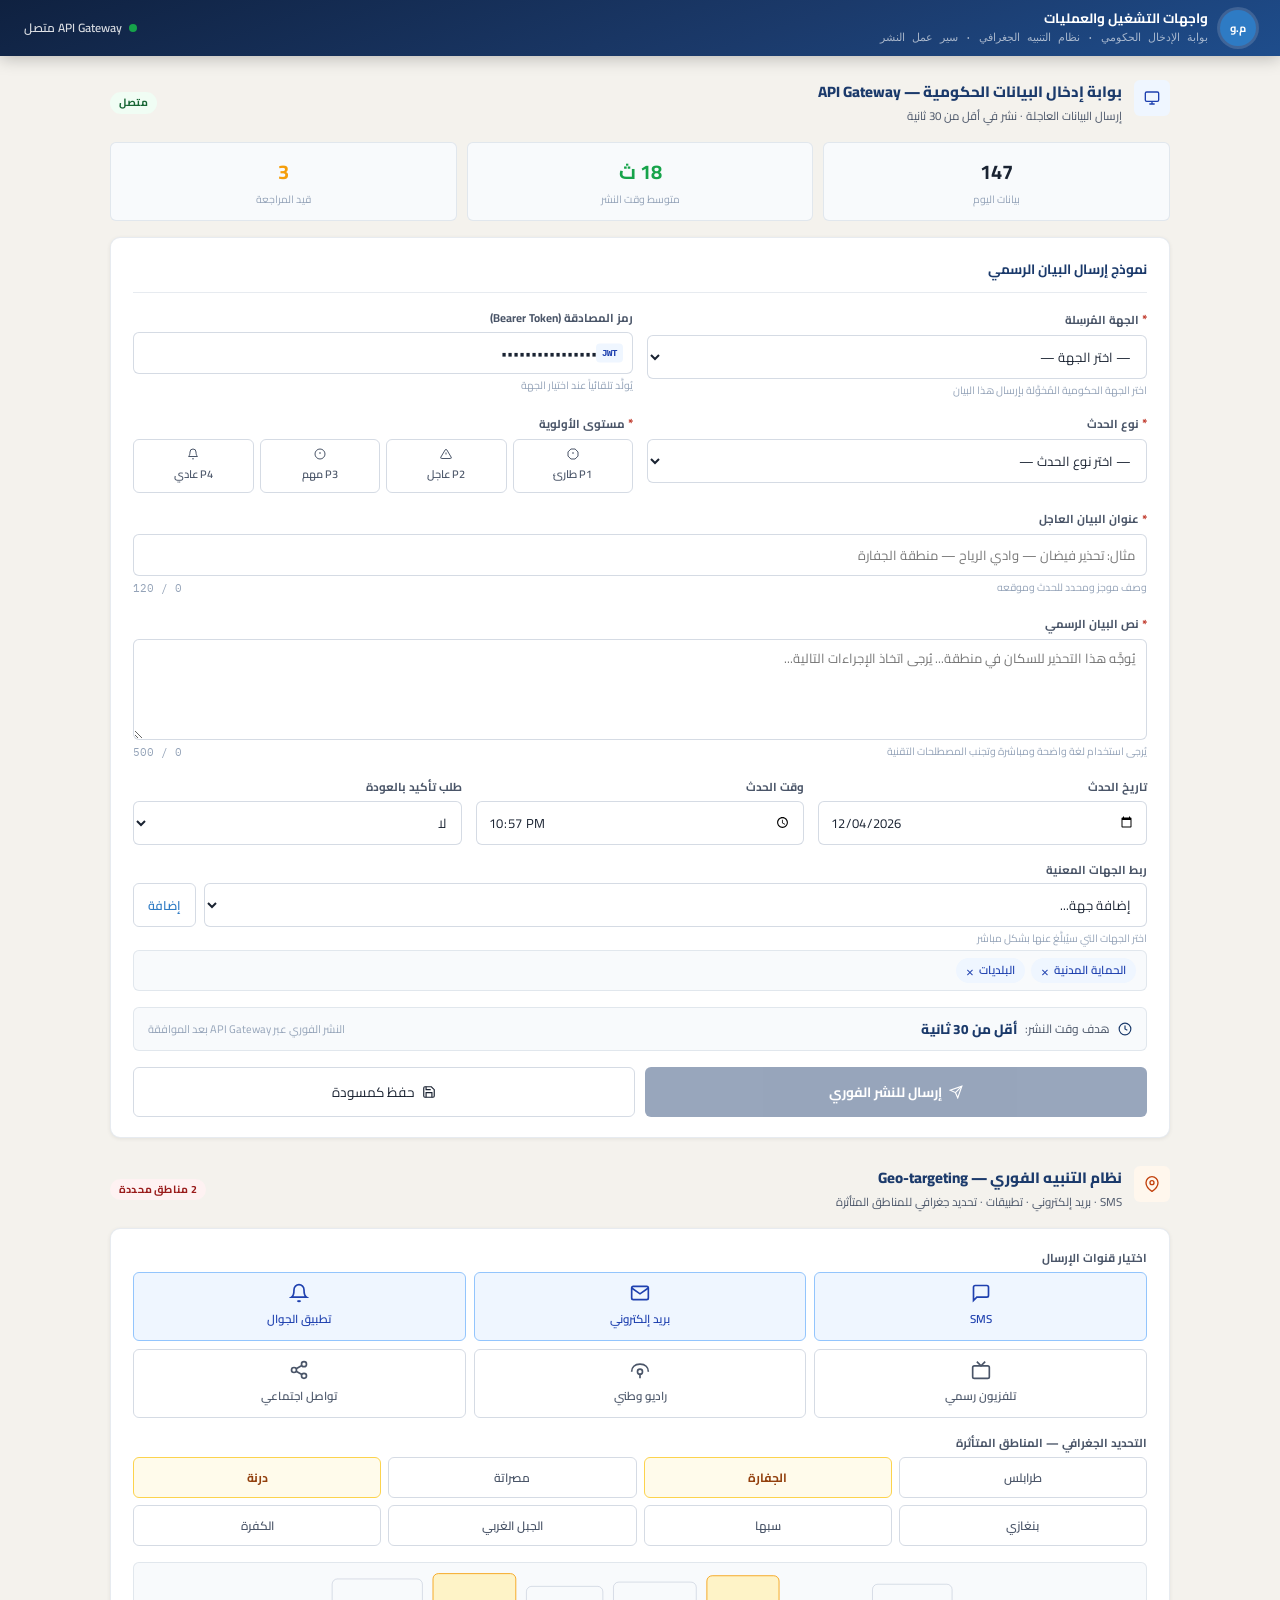
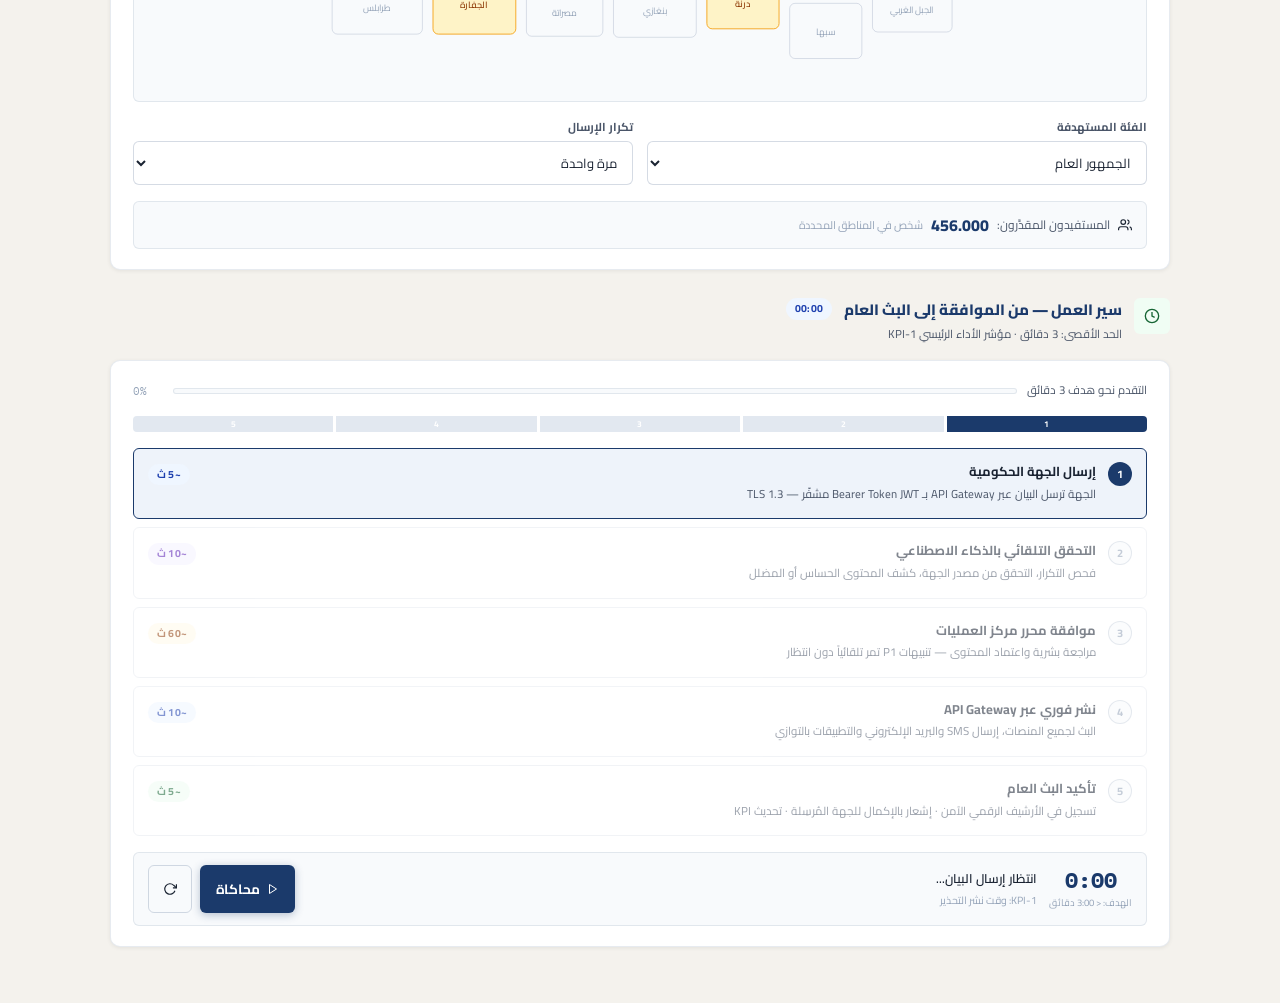
<file: OpsGateway.html>
<!-- src/components/Gateway/OpsGateway.html -->
<!DOCTYPE html>
<html lang="ar" dir="rtl">
<head>
  <meta charset="UTF-8">
  <meta name="viewport" content="width=device-width, initial-scale=1.0">
  <title>بوابة الإدخال الحكومي — API Gateway | المنصة الإعلامية الوطنية الموحدة</title>
  <meta name="description" content="بوابة إدخال البيانات الحكومية ونظام التنبيه الجغرافي وسير عمل النشر — المنصة الإعلامية الوطنية الموحدة">
  <link rel="preconnect" href="https://fonts.googleapis.com">
  <link rel="preconnect" href="https://fonts.gstatic.com" crossorigin>
  <link href="https://fonts.googleapis.com/css2?family=Cairo:wght@400;500;600;700;800&family=IBM+Plex+Mono:wght@400;600&display=swap" rel="stylesheet">
  <link rel="stylesheet" href="OpsGateway.css">
</head>
<body>

  <a class="skip-link" href="#main-content">تخطّ إلى المحتوى الرئيسي</a>

  <!-- ══ TOP BAR ══ -->
  <header class="topbar" role="banner">
    <div class="topbar-left">
      <div class="logo-circle" aria-hidden="true"><span>م.و</span></div>
      <div class="topbar-titles">
        <div class="topbar-title">واجهات التشغيل والعمليات</div>
        <div class="topbar-sub">بوابة الإدخال الحكومي · نظام التنبيه الجغرافي · سير عمل النشر</div>
      </div>
    </div>
    <div class="topbar-right">
      <div class="conn-status" id="conn-status" role="status" aria-live="polite">
        <span class="conn-dot connected" aria-hidden="true"></span>
        <span>API Gateway متصل</span>
      </div>
    </div>
  </header>

  <!-- ══ MAIN ══ -->
  <main id="main-content" class="page-body" tabindex="-1">

    <!-- ─────────────────────────────────────
         SECTION 1 — API GATEWAY INPUT FORM
         ───────────────────────────────────── -->
    <section class="page-section" aria-labelledby="gateway-title">

      <div class="sec-header">
        <div class="sec-icon" style="background:#eff6ff;color:#1e40af" aria-hidden="true">
          <svg width="16" height="16" viewBox="0 0 24 24" fill="none" stroke="currentColor" stroke-width="2"><rect x="2" y="3" width="20" height="14" rx="2"/><path d="M8 21h8M12 17v4"/></svg>
        </div>
        <div>
          <h1 class="sec-title" id="gateway-title">بوابة إدخال البيانات الحكومية — API Gateway</h1>
          <p class="sec-sub">إرسال البيانات العاجلة · نشر في أقل من 30 ثانية</p>
        </div>
        <span class="badge badge-green sec-badge" id="gateway-conn-badge">متصل</span>
      </div>

      <!-- KPI Mini Row -->
      <div class="kpi-mini-row" aria-label="إحصاءات اليوم">
        <div class="kpi-mini">
          <div class="kpi-mini-val" id="pub-count">147</div>
          <div class="kpi-mini-lbl">بيانات اليوم</div>
        </div>
        <div class="kpi-mini">
          <div class="kpi-mini-val" style="color:#16a34a">18 ث</div>
          <div class="kpi-mini-lbl">متوسط وقت النشر</div>
        </div>
        <div class="kpi-mini">
          <div class="kpi-mini-val" style="color:#f59e0b" id="pending-count">3</div>
          <div class="kpi-mini-lbl">قيد المراجعة</div>
        </div>
      </div>

      <!-- Input Form Card -->
      <div class="card" role="form" aria-labelledby="form-title">
        <h2 class="card-section-title" id="form-title">نموذج إرسال البيان الرسمي</h2>

        <!-- Row 1: Entity + Token -->
        <div class="field-row-2">
          <div class="field-group">
            <label class="field-label" for="entity-sel">
              <span class="field-req" aria-hidden="true">*</span>
              الجهة المُرسِلة
            </label>
            <select
              id="entity-sel"
              name="entity"
              required
              aria-required="true"
              aria-describedby="entity-hint"
              onchange="handleEntityChange()"
            >
              <option value="">— اختر الجهة —</option>
              <option value="MOI">وزارة الداخلية</option>
              <option value="MOH">وزارة الصحة</option>
              <option value="MOD">وزارة الدفاع</option>
              <option value="MOT">وزارة المواصلات</option>
              <option value="GECOL">الشركة العامة للكهرباء</option>
              <option value="NLITC">شركة الاتصالات الليبية</option>
              <option value="CIVIL">الحماية المدنية</option>
              <option value="MUN">البلديات</option>
              <option value="MFA">وزارة الخارجية</option>
              <option value="MOJ">وزارة العدل</option>
              <option value="MOE">وزارة التعليم</option>
              <option value="NCECDM">المركز الوطني للطوارئ</option>
            </select>
            <span id="entity-hint" class="field-hint">اختر الجهة الحكومية المُخوَّلة بإرسال هذا البيان</span>
          </div>

          <div class="field-group">
            <label class="field-label" for="token-field">رمز المصادقة (Bearer Token)</label>
            <div class="input-wrap">
              <input
                type="text"
                id="token-field"
                name="token"
                value="••••••••••••••••••••"
                readonly
                aria-readonly="true"
                aria-describedby="token-hint"
                class="input-mono"
              >
              <span class="input-badge" aria-hidden="true">JWT</span>
            </div>
            <span id="token-hint" class="field-hint">يُولَّد تلقائياً عند اختيار الجهة</span>
          </div>
        </div>

        <!-- Row 2: Event Type + Priority -->
        <div class="field-row-2">
          <div class="field-group">
            <label class="field-label" for="event-type">
              <span class="field-req" aria-hidden="true">*</span>
              نوع الحدث
            </label>
            <select
              id="event-type"
              name="eventType"
              required
              aria-required="true"
              onchange="checkFormReadiness()"
            >
              <option value="">— اختر نوع الحدث —</option>
              <option value="flood">فيضان / سيول</option>
              <option value="fire">حريق</option>
              <option value="quake">زلزال</option>
              <option value="security">حادثة أمنية</option>
              <option value="health">تنبيه صحي</option>
              <option value="infra">بنية تحتية</option>
              <option value="evac">إخلاء</option>
              <option value="press">بيان رسمي</option>
            </select>
          </div>

          <div class="field-group">
            <div class="field-label" id="priority-label">
              <span class="field-req" aria-hidden="true">*</span>
              مستوى الأولوية
            </div>
            <div
              class="pri-grid"
              role="radiogroup"
              aria-labelledby="priority-label"
              aria-required="true"
            >
              <button
                type="button"
                class="pri-btn"
                id="pri-btn-1"
                role="radio"
                aria-checked="false"
                aria-label="أولوية P1 — طارئ"
                onclick="setPriority(1, this)"
                data-level="1"
              >
                <svg width="12" height="12" viewBox="0 0 24 24" fill="none" stroke="currentColor" stroke-width="2" aria-hidden="true"><polygon points="7.86 2 16.14 2 22 7.86 22 16.14 16.14 22 7.86 22 2 16.14 2 7.86 7.86 2"/><line x1="12" y1="8" x2="12" y2="12"/><line x1="12" y1="16" x2="12.01" y2="16"/></svg>
                <span>P1 طارئ</span>
              </button>
              <button
                type="button"
                class="pri-btn"
                id="pri-btn-2"
                role="radio"
                aria-checked="false"
                aria-label="أولوية P2 — عاجل"
                onclick="setPriority(2, this)"
                data-level="2"
              >
                <svg width="12" height="12" viewBox="0 0 24 24" fill="none" stroke="currentColor" stroke-width="2" aria-hidden="true"><path d="M10.29 3.86L1.82 18a2 2 0 0 0 1.71 3h16.94a2 2 0 0 0 1.71-3L13.71 3.86a2 2 0 0 0-3.42 0z"/><line x1="12" y1="9" x2="12" y2="13"/><line x1="12" y1="17" x2="12.01" y2="17"/></svg>
                <span>P2 عاجل</span>
              </button>
              <button
                type="button"
                class="pri-btn"
                id="pri-btn-3"
                role="radio"
                aria-checked="false"
                aria-label="أولوية P3 — مهم"
                onclick="setPriority(3, this)"
                data-level="3"
              >
                <svg width="12" height="12" viewBox="0 0 24 24" fill="none" stroke="currentColor" stroke-width="2" aria-hidden="true"><circle cx="12" cy="12" r="10"/><line x1="12" y1="8" x2="12" y2="12"/><line x1="12" y1="16" x2="12.01" y2="16"/></svg>
                <span>P3 مهم</span>
              </button>
              <button
                type="button"
                class="pri-btn"
                id="pri-btn-4"
                role="radio"
                aria-checked="false"
                aria-label="أولوية P4 — عادي"
                onclick="setPriority(4, this)"
                data-level="4"
              >
                <svg width="12" height="12" viewBox="0 0 24 24" fill="none" stroke="currentColor" stroke-width="2" aria-hidden="true"><path d="M18 8A6 6 0 0 0 6 8c0 7-3 9-3 9h18s-3-2-3-9"/><path d="M13.73 21a2 2 0 0 1-3.46 0"/></svg>
                <span>P4 عادي</span>
              </button>
            </div>
          </div>
        </div>

        <!-- Row 3: Alert Title -->
        <div class="field-group">
          <label class="field-label" for="alert-title">
            <span class="field-req" aria-hidden="true">*</span>
            عنوان البيان العاجل
          </label>
          <input
            type="text"
            id="alert-title"
            name="alertTitle"
            placeholder="مثال: تحذير فيضان — وادي الرياح — منطقة الجفارة"
            required
            aria-required="true"
            maxlength="120"
            aria-describedby="title-counter"
            oninput="handleTitleInput()"
          >
          <div class="field-footer">
            <span id="title-hint" class="field-hint">وصف موجز ومحدد للحدث وموقعه</span>
            <span id="title-counter" class="char-counter" aria-live="polite">0 / 120</span>
          </div>
        </div>

        <!-- Row 4: Alert Body -->
        <div class="field-group">
          <label class="field-label" for="alert-body">
            <span class="field-req" aria-hidden="true">*</span>
            نص البيان الرسمي
          </label>
          <textarea
            id="alert-body"
            name="alertBody"
            rows="4"
            placeholder="يُوجَّه هذا التحذير للسكان في منطقة... يُرجى اتخاذ الإجراءات التالية..."
            required
            aria-required="true"
            maxlength="500"
            aria-describedby="body-counter body-hint"
            oninput="handleBodyInput()"
          ></textarea>
          <div class="field-footer">
            <span id="body-hint" class="field-hint">يُرجى استخدام لغة واضحة ومباشرة وتجنب المصطلحات التقنية</span>
            <span id="body-counter" class="char-counter" aria-live="polite">0 / 500</span>
          </div>
        </div>

        <!-- Row 5: Date + Time + Confirm -->
        <div class="field-row-3">
          <div class="field-group">
            <label class="field-label" for="event-date">تاريخ الحدث</label>
            <input type="date" id="event-date" name="eventDate" aria-describedby="date-hint">
            <span id="date-hint" class="field-hint sr-only">اختر تاريخ وقوع الحدث</span>
          </div>
          <div class="field-group">
            <label class="field-label" for="event-time">وقت الحدث</label>
            <input type="time" id="event-time" name="eventTime">
          </div>
          <div class="field-group">
            <label class="field-label" for="confirm-select">طلب تأكيد بالعودة</label>
            <select id="confirm-select" name="confirmRequest">
              <option value="no">لا</option>
              <option value="30m">نعم — خلال 30 دقيقة</option>
              <option value="1h">نعم — خلال ساعة</option>
              <option value="2h">نعم — خلال ساعتين</option>
            </select>
          </div>
        </div>

        <!-- Row 6: Related Entities -->
        <div class="field-group">
          <div class="field-label" id="related-entities-label">ربط الجهات المعنية</div>
          <div class="entity-search-row" role="group" aria-labelledby="related-entities-label">
            <select
              id="entity-picker"
              aria-label="إضافة جهة معنية"
              aria-describedby="entity-picker-hint"
            >
              <option value="">إضافة جهة...</option>
              <option value="وزارة الصحة">وزارة الصحة</option>
              <option value="الحماية المدنية">الحماية المدنية</option>
              <option value="البلديات">البلديات</option>
              <option value="الشرطة الوطنية">الشرطة الوطنية</option>
              <option value="وزارة الدفاع">وزارة الدفاع</option>
              <option value="المواصلات">وزارة المواصلات</option>
              <option value="الإسعاف الوطني">الإسعاف الوطني</option>
              <option value="الكهرباء">الشركة العامة للكهرباء</option>
              <option value="البيئة">وزارة البيئة</option>
              <option value="الهجرة">وزارة الهجرة</option>
            </select>
            <button
              type="button"
              class="btn-add-entity"
              onclick="addRelatedEntity()"
              aria-label="إضافة الجهة المختارة"
            >
              إضافة
            </button>
          </div>
          <span id="entity-picker-hint" class="field-hint">اختر الجهات التي سيُبلَّغ عنها بشكل مباشر</span>
          <div
            class="entity-tags"
            id="entity-tags"
            role="list"
            aria-label="الجهات المضافة"
            aria-live="polite"
          >
            <span class="etag" role="listitem">
              الحماية المدنية
              <button
                type="button"
                class="etag-remove"
                aria-label="إزالة الحماية المدنية"
                onclick="removeEntityTag(this)"
              >×</button>
            </span>
            <span class="etag" role="listitem">
              البلديات
              <button
                type="button"
                class="etag-remove"
                aria-label="إزالة البلديات"
                onclick="removeEntityTag(this)"
              >×</button>
            </span>
          </div>
        </div>

        <!-- Publish Target Time Badge -->
        <div class="timer-badge" role="note" aria-label="هدف وقت النشر: أقل من 30 ثانية">
          <svg width="14" height="14" viewBox="0 0 24 24" fill="none" stroke="#1B3A6B" stroke-width="2" aria-hidden="true"><circle cx="12" cy="12" r="10"/><polyline points="12 6 12 12 16 14"/></svg>
          <span class="timer-badge-label">هدف وقت النشر:</span>
          <span class="timer-badge-value">أقل من 30 ثانية</span>
          <span class="timer-badge-note">النشر الفوري عبر API Gateway بعد الموافقة</span>
        </div>

        <!-- Submit Row -->
        <div class="submit-row">
          <button
            type="button"
            class="btn-primary"
            id="send-btn"
            disabled
            aria-disabled="true"
            aria-describedby="send-hint"
            onclick="handleSendAlert()"
          >
            <svg width="14" height="14" viewBox="0 0 24 24" fill="none" stroke="currentColor" stroke-width="2" aria-hidden="true"><line x1="22" y1="2" x2="11" y2="13"/><polygon points="22 2 15 22 11 13 2 9 22 2"/></svg>
            إرسال للنشر الفوري
          </button>
          <button
            type="button"
            class="btn-secondary"
            id="save-draft-btn"
            onclick="handleSaveDraft()"
            aria-label="حفظ كمسودة"
          >
            <svg width="14" height="14" viewBox="0 0 24 24" fill="none" stroke="currentColor" stroke-width="2" aria-hidden="true"><path d="M19 21H5a2 2 0 0 1-2-2V5a2 2 0 0 1 2-2h11l5 5v11a2 2 0 0 1-2 2z"/><polyline points="17 21 17 13 7 13 7 21"/><polyline points="7 3 7 8 15 8"/></svg>
            حفظ كمسودة
          </button>
        </div>
        <span id="send-hint" class="field-hint sr-only">يجب ملء جميع الحقول المطلوبة وتحديد الأولوية لتفعيل زر الإرسال</span>

        <!-- Validation Summary -->
        <div
          class="validation-summary"
          id="validation-summary"
          role="alert"
          aria-live="assertive"
          aria-atomic="true"
          style="display:none"
        ></div>

        <!-- Success Banner -->
        <div
          class="success-banner"
          id="success-banner"
          role="status"
          aria-live="polite"
          style="display:none"
        >
          <svg width="16" height="16" viewBox="0 0 24 24" fill="none" stroke="#166534" stroke-width="2.5" aria-hidden="true"><polyline points="20 6 9 17 4 12"/></svg>
          <span id="success-text">تم الإرسال بنجاح — جارٍ تشغيل سير العمل...</span>
        </div>
      </div>
    </section>

    <!-- ─────────────────────────────────────
         SECTION 2 — GEO-TARGETING ALERT SYSTEM
         ───────────────────────────────────── -->
    <section class="page-section" aria-labelledby="geo-title">

      <div class="sec-header">
        <div class="sec-icon" style="background:#fff7ed;color:#c2410c" aria-hidden="true">
          <svg width="16" height="16" viewBox="0 0 24 24" fill="none" stroke="currentColor" stroke-width="2"><path d="M21 10c0 7-9 13-9 13s-9-6-9-13a9 9 0 0 1 18 0z"/><circle cx="12" cy="10" r="3"/></svg>
        </div>
        <div>
          <h2 class="sec-title" id="geo-title">نظام التنبيه الفوري — Geo-targeting</h2>
          <p class="sec-sub">SMS · بريد إلكتروني · تطبيقات · تحديد جغرافي للمناطق المتأثرة</p>
        </div>
        <span class="badge badge-red sec-badge" id="target-count-badge" aria-live="polite">0 منطقة محددة</span>
      </div>

      <div class="card">

        <!-- Channel Selection -->
        <div class="field-group">
          <div class="field-label" id="channels-label">اختيار قنوات الإرسال</div>
          <div
            class="channel-grid"
            role="group"
            aria-labelledby="channels-label"
          >
            <button type="button" class="ch-btn active" data-ch="sms"    aria-pressed="true"  onclick="toggleChannel(this)">
              <svg class="ch-icon" width="20" height="20" viewBox="0 0 24 24" fill="none" stroke="currentColor" stroke-width="2" aria-hidden="true"><path d="M21 15a2 2 0 0 1-2 2H7l-4 4V5a2 2 0 0 1 2-2h14a2 2 0 0 1 2 2z"/></svg>
              SMS
            </button>
            <button type="button" class="ch-btn active" data-ch="email"  aria-pressed="true"  onclick="toggleChannel(this)">
              <svg class="ch-icon" width="20" height="20" viewBox="0 0 24 24" fill="none" stroke="currentColor" stroke-width="2" aria-hidden="true"><path d="M4 4h16c1.1 0 2 .9 2 2v12c0 1.1-.9 2-2 2H4c-1.1 0-2-.9-2-2V6c0-1.1.9-2 2-2z"/><polyline points="22,6 12,13 2,6"/></svg>
              بريد إلكتروني
            </button>
            <button type="button" class="ch-btn active" data-ch="app"    aria-pressed="true"  onclick="toggleChannel(this)">
              <svg class="ch-icon" width="20" height="20" viewBox="0 0 24 24" fill="none" stroke="currentColor" stroke-width="2" aria-hidden="true"><path d="M18 8A6 6 0 0 0 6 8c0 7-3 9-3 9h18s-3-2-3-9"/><path d="M13.73 21a2 2 0 0 1-3.46 0"/></svg>
              تطبيق الجوال
            </button>
            <button type="button" class="ch-btn"        data-ch="tv"     aria-pressed="false" onclick="toggleChannel(this)">
              <svg class="ch-icon" width="20" height="20" viewBox="0 0 24 24" fill="none" stroke="currentColor" stroke-width="2" aria-hidden="true"><rect x="2" y="7" width="20" height="15" rx="2" ry="2"/><polyline points="17 2 12 7 7 2"/></svg>
              تلفزيون رسمي
            </button>
            <button type="button" class="ch-btn"        data-ch="radio"  aria-pressed="false" onclick="toggleChannel(this)">
              <svg class="ch-icon" width="20" height="20" viewBox="0 0 24 24" fill="none" stroke="currentColor" stroke-width="2" aria-hidden="true"><path d="M2 14C2 9 5.5 5 12 5s10 4 10 9"/><circle cx="12" cy="14" r="3"/><line x1="12" y1="17" x2="12" y2="22"/></svg>
              راديو وطني
            </button>
            <button type="button" class="ch-btn"        data-ch="social" aria-pressed="false" onclick="toggleChannel(this)">
              <svg class="ch-icon" width="20" height="20" viewBox="0 0 24 24" fill="none" stroke="currentColor" stroke-width="2" aria-hidden="true"><circle cx="18" cy="5" r="3"/><circle cx="6" cy="12" r="3"/><circle cx="18" cy="19" r="3"/><line x1="8.59" y1="13.51" x2="15.42" y2="17.49"/><line x1="15.41" y1="6.51" x2="8.59" y2="10.49"/></svg>
              تواصل اجتماعي
            </button>
          </div>
        </div>

        <!-- Geographic Selection -->
        <div class="field-group">
          <div class="field-label" id="geo-label">التحديد الجغرافي — المناطق المتأثرة</div>
          <div
            class="geo-grid"
            role="group"
            aria-labelledby="geo-label"
          >
            <button type="button" class="geo-btn"        data-region="طرابلس"      aria-pressed="false" onclick="toggleRegion(this)">طرابلس</button>
            <button type="button" class="geo-btn active" data-region="الجفارة"     aria-pressed="true"  onclick="toggleRegion(this)">الجفارة</button>
            <button type="button" class="geo-btn"        data-region="مصراتة"      aria-pressed="false" onclick="toggleRegion(this)">مصراتة</button>
            <button type="button" class="geo-btn active" data-region="درنة"        aria-pressed="true"  onclick="toggleRegion(this)">درنة</button>
            <button type="button" class="geo-btn"        data-region="بنغازي"      aria-pressed="false" onclick="toggleRegion(this)">بنغازي</button>
            <button type="button" class="geo-btn"        data-region="سبها"        aria-pressed="false" onclick="toggleRegion(this)">سبها</button>
            <button type="button" class="geo-btn"        data-region="الجبل الغربي" aria-pressed="false" onclick="toggleRegion(this)">الجبل الغربي</button>
            <button type="button" class="geo-btn"        data-region="الكفرة"      aria-pressed="false" onclick="toggleRegion(this)">الكفرة</button>
          </div>
        </div>

        <!-- Libya SVG Map -->
        <div
          class="geo-map"
          role="img"
          aria-label="خريطة ليبيا المبسطة تُظهر المناطق المحددة للتنبيه"
        >
          <svg
            width="100%"
            height="100%"
            viewBox="0 0 620 130"
            xmlns="http://www.w3.org/2000/svg"
            aria-hidden="true"
          >
            <!-- Tripoli -->
            <rect id="map-طرابلس"      class="map-region" data-region="طرابلس"       x="20"  y="15" width="85"  height="52" rx="5"/>
            <text class="map-label"    x="62"  y="45" text-anchor="middle">طرابلس</text>
            <!-- Jafara -->
            <rect id="map-الجفارة"     class="map-region active-geo" data-region="الجفارة"  x="115" y="10" width="78"  height="57" rx="5"/>
            <text class="map-label active-label" x="154" y="42" text-anchor="middle">الجفارة</text>
            <!-- Misrata -->
            <rect id="map-مصراتة"      class="map-region" data-region="مصراتة"       x="203" y="22" width="72"  height="47" rx="5"/>
            <text class="map-label"    x="239" y="50" text-anchor="middle">مصراتة</text>
            <!-- Benghazi -->
            <rect id="map-بنغازي"      class="map-region" data-region="بنغازي"       x="285" y="18" width="78"  height="52" rx="5"/>
            <text class="map-label"    x="324" y="48" text-anchor="middle">بنغازي</text>
            <!-- Derna -->
            <rect id="map-درنة"        class="map-region active-geo" data-region="درنة"     x="373" y="12" width="68"  height="50" rx="5"/>
            <text class="map-label active-label" x="407" y="41" text-anchor="middle">درنة</text>
            <!-- Sabha -->
            <rect id="map-سبها"        class="map-region" data-region="سبها"         x="451" y="38" width="68"  height="52" rx="5"/>
            <text class="map-label"    x="485" y="68" text-anchor="middle">سبها</text>
            <!-- Western Mountain -->
            <rect id="map-الجبل الغربي" class="map-region" data-region="الجبل الغربي" x="529" y="20" width="75"  height="45" rx="5"/>
            <text class="map-label"    x="566" y="47" text-anchor="middle" font-size="7.5">الجبل الغربي</text>
          </svg>
        </div>

        <!-- Audience + Repeat -->
        <div class="field-row-2">
          <div class="field-group">
            <label class="field-label" for="audience-select">الفئة المستهدفة</label>
            <select id="audience-select" name="audience">
              <option value="all">الجمهور العام</option>
              <option value="registered">المسجلون في التطبيق فقط</option>
              <option value="vulnerable">كبار السن والأطفال أولاً</option>
              <option value="tourists">السياح والأجانب</option>
            </select>
          </div>
          <div class="field-group">
            <label class="field-label" for="repeat-select">تكرار الإرسال</label>
            <select id="repeat-select" name="repeatInterval">
              <option value="once">مرة واحدة</option>
              <option value="30m">كل 30 دقيقة</option>
              <option value="1h">كل ساعة</option>
              <option value="auto">تلقائي — حتى الإلغاء</option>
            </select>
          </div>
        </div>

        <!-- Estimated Reach -->
        <div class="reach-display" role="status" aria-live="polite" aria-label="تقدير عدد المستفيدين">
          <svg width="14" height="14" viewBox="0 0 24 24" fill="none" stroke="currentColor" stroke-width="2" aria-hidden="true"><path d="M17 21v-2a4 4 0 0 0-4-4H5a4 4 0 0 0-4 4v2"/><circle cx="9" cy="7" r="4"/><path d="M23 21v-2a4 4 0 0 0-3-3.87"/><path d="M16 3.13a4 4 0 0 1 0 7.75"/></svg>
          <span class="reach-label">المستفيدون المقدَّرون:</span>
          <span class="reach-val" id="reach-estimate">840,000</span>
          <span class="reach-unit">شخص في المناطق المحددة</span>
        </div>

      </div>
    </section>

    <!-- ─────────────────────────────────────
         SECTION 3 — WORKFLOW TRACKER
         ───────────────────────────────────── -->
    <section class="page-section" aria-labelledby="workflow-title">

      <div class="sec-header">
        <div class="sec-icon" style="background:#f0fdf4;color:#166534" aria-hidden="true">
          <svg width="16" height="16" viewBox="0 0 24 24" fill="none" stroke="currentColor" stroke-width="2"><circle cx="12" cy="12" r="10"/><polyline points="12 6 12 12 16 14"/></svg>
        </div>
        <div>
          <h2 class="sec-title" id="workflow-title">سير العمل — من الموافقة إلى البث العام</h2>
          <p class="sec-sub">الحد الأقصى: 3 دقائق · مؤشر الأداء الرئيسي KPI-1</p>
        </div>
        <span class="badge badge-blue" id="wf-elapsed-badge" aria-live="polite">00:00</span>
      </div>

      <div class="card">

        <!-- Progress Bar -->
        <div class="wf-progress-wrap" aria-label="نسبة الإنجاز نحو هدف 3 دقائق">
          <span class="wf-progress-label">التقدم نحو هدف 3 دقائق</span>
          <div class="wf-progress-bar" role="progressbar" aria-valuemin="0" aria-valuemax="100" aria-valuenow="0" id="wf-progress-bar">
            <div class="wf-progress-fill" id="wf-progress-fill" style="width:0%"></div>
          </div>
          <span class="wf-progress-pct" id="wf-progress-pct" aria-hidden="true">0%</span>
        </div>

        <!-- Timeline Segments -->
        <div class="timeline-bar" id="timeline-bar" aria-hidden="true">
          <div class="t-seg active-seg" data-step="0">1</div>
          <div class="t-seg"            data-step="1">2</div>
          <div class="t-seg"            data-step="2">3</div>
          <div class="t-seg"            data-step="3">4</div>
          <div class="t-seg"            data-step="4">5</div>
        </div>

        <!-- Workflow Steps -->
        <ol class="wf-steps" id="wf-steps" aria-label="خطوات سير عمل النشر">

          <li class="wf-step active" data-step="0" aria-label="الخطوة 1: إرسال الجهة الحكومية — قيد التنفيذ">
            <div class="step-dot dot-active pulse-dot" aria-hidden="true">1</div>
            <div class="step-body">
              <div class="step-title">إرسال الجهة الحكومية</div>
              <div class="step-detail">الجهة ترسل البيان عبر API Gateway بـ Bearer Token JWT مشفّر — TLS 1.3</div>
              <div class="step-time" id="t0" aria-live="polite"></div>
            </div>
            <span class="badge badge-blue step-eta">~5 ث</span>
          </li>

          <li class="wf-step waiting" data-step="1" aria-label="الخطوة 2: التحقق التلقائي بالذكاء الاصطناعي — في الانتظار">
            <div class="step-dot dot-wait" aria-hidden="true">2</div>
            <div class="step-body">
              <div class="step-title">التحقق التلقائي بالذكاء الاصطناعي</div>
              <div class="step-detail">فحص التكرار، التحقق من مصدر الجهة، كشف المحتوى الحساس أو المضلل</div>
              <div class="step-time" id="t1" aria-live="polite"></div>
            </div>
            <span class="badge badge-purple step-eta">~10 ث</span>
          </li>

          <li class="wf-step waiting" data-step="2" aria-label="الخطوة 3: موافقة محرر مركز العمليات — في الانتظار">
            <div class="step-dot dot-wait" aria-hidden="true">3</div>
            <div class="step-body">
              <div class="step-title">موافقة محرر مركز العمليات</div>
              <div class="step-detail">مراجعة بشرية واعتماد المحتوى — تنبيهات P1 تمر تلقائياً دون انتظار</div>
              <div class="step-time" id="t2" aria-live="polite"></div>
            </div>
            <span class="badge badge-amber step-eta">~60 ث</span>
          </li>

          <li class="wf-step waiting" data-step="3" aria-label="الخطوة 4: نشر فوري عبر API Gateway — في الانتظار">
            <div class="step-dot dot-wait" aria-hidden="true">4</div>
            <div class="step-body">
              <div class="step-title">نشر فوري عبر API Gateway</div>
              <div class="step-detail">البث لجميع المنصات، إرسال SMS والبريد الإلكتروني والتطبيقات بالتوازي</div>
              <div class="step-time" id="t3" aria-live="polite"></div>
            </div>
            <span class="badge badge-blue step-eta">~10 ث</span>
          </li>

          <li class="wf-step waiting" data-step="4" aria-label="الخطوة 5: تأكيد البث العام — في الانتظار">
            <div class="step-dot dot-wait" aria-hidden="true">5</div>
            <div class="step-body">
              <div class="step-title">تأكيد البث العام</div>
              <div class="step-detail">تسجيل في الأرشيف الرقمي الآمن · إشعار بالإكمال للجهة المُرسِلة · تحديث KPI</div>
              <div class="step-time" id="t4" aria-live="polite"></div>
            </div>
            <span class="badge badge-green step-eta">~5 ث</span>
          </li>

        </ol>

        <!-- Timer + Controls -->
        <div class="wf-controls">
          <div class="wf-timer-block" aria-label="المؤقت الكلي">
            <div class="wf-timer-val" id="wf-timer" aria-live="polite">0:00</div>
            <div class="wf-timer-lbl">الهدف: &lt; 3:00 دقائق</div>
          </div>
          <div class="wf-status-block">
            <div class="wf-status-text" id="wf-status-text">انتظار إرسال البيان...</div>
            <div class="wf-kpi-label">KPI-1: وقت نشر التحذير</div>
          </div>
          <div class="wf-btn-group">
            <button
              type="button"
              class="btn-primary"
              id="wf-run-btn"
              onclick="runWorkflow()"
              aria-label="محاكاة سير عمل النشر"
            >
              <svg width="12" height="12" viewBox="0 0 24 24" fill="none" stroke="currentColor" stroke-width="2" aria-hidden="true"><polygon points="5 3 19 12 5 21 5 3"/></svg>
              محاكاة
            </button>
            <button
              type="button"
              class="btn-secondary btn-icon"
              id="wf-reset-btn"
              onclick="resetWorkflow()"
              aria-label="إعادة تعيين سير العمل"
            >
              <svg width="14" height="14" viewBox="0 0 24 24" fill="none" stroke="currentColor" stroke-width="2" aria-hidden="true"><polyline points="23 4 23 10 17 10"/><path d="M20.49 15a9 9 0 1 1-2.12-9.36L23 10"/></svg>
            </button>
          </div>
        </div>

      </div>
    </section>

  </main>

  <script src="OpsGateway.js"></script>

</body>
</html>
</file>
<file: OpsGateway.css>
/* src/components/Gateway/OpsGateway.css */

/* ════════════════════════════════════════
   DESIGN TOKENS
   ════════════════════════════════════════ */
:root {
  --navy:       #1B3A6B;
  --navy-dark:  #0f2140;
  --blue:       #2E7BC4;
  --blue-lt:    #eff6ff;
  --blue-mid:   #1e40af;
  --green:      #2D8A4E;
  --green-lt:   #f0fdf4;
  --green-mid:  #166534;
  --red:        #C0392B;
  --red-lt:     #fef2f2;
  --red-mid:    #991b1b;
  --amber:      #B87010;
  --amber-lt:   #fffbeb;
  --amber-mid:  #92400e;
  --purple:     #7c3aed;
  --purple-lt:  #f5f3ff;
  --purple-mid: #5b21b6;
  --white:      #ffffff;
  --bg-page:    #f4f2ed;
  --bg-card:    #ffffff;
  --bg-sec:     #f8fafc;
  --text-main:  #1a2332;
  --text-sec:   #4a5568;
  --text-faint: #94a3b8;
  --border:     rgba(27,58,107,0.10);
  --border-mid: rgba(27,58,107,0.18);
  --shadow-sm:  0 1px 4px rgba(0,0,0,0.07);
  --shadow:     0 3px 14px rgba(0,0,0,0.10);
  --radius:     6px;
  --radius-lg:  10px;
  --font-main:  'Cairo', system-ui, sans-serif;
  --font-mono:  'IBM Plex Mono', 'Courier New', monospace;
  --transition: 180ms ease;
  --topbar-h:   56px;
}

/* ════════════════════════════════════════
   RESET & BASE
   ════════════════════════════════════════ */
*, *::before, *::after { box-sizing: border-box; margin: 0; padding: 0; }
html { scroll-behavior: smooth; font-size: 16px; }
body {
  font-family: var(--font-main);
  background: var(--bg-page);
  color: var(--text-main);
  line-height: 1.65;
  -webkit-font-smoothing: antialiased;
  direction: rtl;
}
img { display: block; max-width: 100%; }
a { color: inherit; text-decoration: none; }
button { font-family: inherit; cursor: pointer; }
ul, ol { list-style: none; }

.skip-link {
  position: fixed; top: -100%; left: 50%;
  transform: translateX(-50%);
  background: var(--navy); color: #fff;
  padding: 10px 22px;
  border-radius: 0 0 var(--radius) var(--radius);
  font-weight: 700; z-index: 9999;
  transition: top var(--transition);
}
.skip-link:focus { top: 0; }

:focus-visible {
  outline: 3px solid var(--blue);
  outline-offset: 3px;
  border-radius: 3px;
}
.sr-only {
  position: absolute; width: 1px; height: 1px;
  padding: 0; margin: -1px; overflow: hidden;
  clip: rect(0,0,0,0); white-space: nowrap; border: 0;
}
@media (prefers-reduced-motion: reduce) {
  *, *::before, *::after {
    animation-duration: .01ms !important;
    transition-duration: .01ms !important;
  }
}

/* ════════════════════════════════════════
   TOP BAR
   ════════════════════════════════════════ */
.topbar {
  position: sticky; top: 0; z-index: 200;
  background: linear-gradient(160deg, var(--navy-dark) 0%, var(--navy) 60%, #1e4d8c 100%);
  height: var(--topbar-h);
  display: flex; align-items: center;
  justify-content: space-between;
  padding: 0 24px; gap: 16px;
  box-shadow: 0 2px 16px rgba(0,0,0,0.25);
}
.topbar-left { display: flex; align-items: center; gap: 12px; }
.logo-circle {
  width: 36px; height: 36px; border-radius: 50%;
  background: var(--blue); flex-shrink: 0;
  display: flex; align-items: center; justify-content: center;
  box-shadow: 0 0 0 3px rgba(255,255,255,0.15);
}
.logo-circle span { color: #fff; font-size: 11px; font-weight: 700; }
.topbar-titles { color: #fff; }
.topbar-title  { font-size: 13.5px; font-weight: 700; line-height: 1.3; }
.topbar-sub    { font-size: 10.5px; color: rgba(255,255,255,0.6); font-family: var(--font-mono); margin-top: 1px; }
.topbar-right  { display: flex; align-items: center; gap: 12px; }

.conn-status {
  display: flex; align-items: center; gap: 7px;
  font-size: 12px; color: rgba(255,255,255,0.85); font-weight: 600;
}
.conn-dot {
  width: 8px; height: 8px; border-radius: 50%; flex-shrink: 0;
}
.conn-dot.connected {
  background: #16a34a;
  animation: connPulse 2s ease-in-out infinite;
}
.conn-dot.error { background: #ef4444; }
@keyframes connPulse {
  0%,100% { opacity:1; } 50% { opacity:0.4; }
}

/* ════════════════════════════════════════
   PAGE BODY
   ════════════════════════════════════════ */
.page-body {
  max-width: 1100px; margin: 0 auto;
  padding: 24px 20px 56px;
  display: flex; flex-direction: column; gap: 28px;
}

/* ════════════════════════════════════════
   SECTION HEADER
   ════════════════════════════════════════ */
.page-section { display: flex; flex-direction: column; gap: 16px; }
.sec-header {
  display: flex; align-items: flex-start; gap: 12px;
  flex-wrap: wrap;
}
.sec-icon {
  width: 36px; height: 36px; border-radius: var(--radius);
  display: flex; align-items: center; justify-content: center;
  flex-shrink: 0;
}
.sec-title { font-size: 15px; font-weight: 800; color: var(--navy); margin-bottom: 2px; }
.sec-sub   { font-size: 11.5px; color: var(--text-sec); }
.sec-badge { margin-right: auto; align-self: center; }

/* ════════════════════════════════════════
   KPI MINI ROW
   ════════════════════════════════════════ */
.kpi-mini-row {
  display: grid;
  grid-template-columns: repeat(3, 1fr);
  gap: 10px;
}
.kpi-mini {
  background: var(--bg-sec);
  border-radius: var(--radius);
  border: 1px solid var(--border);
  padding: 12px;
  text-align: center;
}
.kpi-mini-val { font-size: 20px; font-weight: 700; color: var(--text-main); font-feature-settings: "tnum"; }
.kpi-mini-lbl { font-size: 10.5px; color: var(--text-faint); margin-top: 3px; }

/* ════════════════════════════════════════
   CARD
   ════════════════════════════════════════ */
.card {
  background: var(--bg-card);
  border-radius: var(--radius-lg);
  padding: 20px 22px;
  border: 1px solid var(--border);
  box-shadow: var(--shadow-sm);
  display: flex;
  flex-direction: column;
  gap: 16px;
}
.card-section-title {
  font-size: 13.5px; font-weight: 700; color: var(--navy);
  padding-bottom: 12px;
  border-bottom: 1px solid var(--border);
}

/* ════════════════════════════════════════
   FIELD GROUPS
   ════════════════════════════════════════ */
.field-group { display: flex; flex-direction: column; gap: 4px; }
.field-row-2 { display: grid; grid-template-columns: 1fr 1fr; gap: 14px; }
.field-row-3 { display: grid; grid-template-columns: 1fr 1fr 1fr; gap: 14px; }

@media (max-width: 640px) {
  .field-row-2,
  .field-row-3 { grid-template-columns: 1fr; }
}

.field-label {
  font-size: 11.5px; color: var(--text-sec); font-weight: 700;
  display: flex; align-items: center; gap: 3px;
}
.field-req  { color: var(--red); font-size: 13px; }
.field-hint { font-size: 10.5px; color: var(--text-faint); line-height: 1.4; }
.field-footer { display: flex; justify-content: space-between; align-items: flex-start; gap: 8px; }
.char-counter { font-size: 10.5px; color: var(--text-faint); font-family: var(--font-mono); white-space: nowrap; }

input[type="text"],
input[type="date"],
input[type="time"],
select,
textarea {
  width: 100%;
  font-family: var(--font-main);
  font-size: 13px;
  color: var(--text-main);
  background: var(--bg-card);
  border: 1px solid var(--border-mid);
  border-radius: var(--radius);
  padding: 8px 11px;
  transition: border-color var(--transition), box-shadow var(--transition);
}
input[type="text"]:focus,
input[type="date"]:focus,
input[type="time"]:focus,
select:focus,
textarea:focus {
  outline: none;
  border-color: var(--blue);
  box-shadow: 0 0 0 3px rgba(46,123,196,0.15);
}
textarea { resize: vertical; min-height: 90px; line-height: 1.6; }

.input-wrap { position: relative; }
.input-badge {
  position: absolute; right: 10px; top: 50%; transform: translateY(-50%);
  font-size: 9px; background: var(--blue-lt); color: var(--blue-mid);
  border-radius: 4px; padding: 2px 6px; font-weight: 700;
  pointer-events: none; font-family: var(--font-mono);
}
.input-mono { font-family: var(--font-mono); font-size: 11.5px; color: var(--text-faint); padding-left: 40px; }

/* ════════════════════════════════════════
   PRIORITY GRID
   ════════════════════════════════════════ */
.pri-grid {
  display: grid; grid-template-columns: repeat(4, 1fr); gap: 6px;
}
.pri-btn {
  display: flex; flex-direction: column; align-items: center; gap: 4px;
  padding: 8px 4px; border-radius: var(--radius);
  border: 1px solid var(--border-mid);
  font-size: 11px; color: var(--text-sec);
  background: transparent;
  transition: all var(--transition);
  cursor: pointer;
}
.pri-btn:hover { background: var(--bg-sec); }
.pri-btn span  { font-weight: 600; }

.pri-btn.active-p1 { background: var(--red-lt);    border-color: #fca5a5; color: var(--red-mid);   font-weight: 700; }
.pri-btn.active-p2 { background: var(--amber-lt);  border-color: #fcd34d; color: var(--amber-mid); font-weight: 700; }
.pri-btn.active-p3 { background: var(--blue-lt);   border-color: #93c5fd; color: var(--blue-mid);  font-weight: 700; }
.pri-btn.active-p4 { background: var(--green-lt);  border-color: #86efac; color: var(--green-mid); font-weight: 700; }

/* ════════════════════════════════════════
   ENTITY TAGS
   ════════════════════════════════════════ */
.entity-search-row {
  display: grid; grid-template-columns: 1fr auto; gap: 8px;
}
.btn-add-entity {
  background: transparent;
  border: 1px solid var(--border-mid);
  border-radius: var(--radius);
  padding: 0 14px; font-size: 12.5px;
  font-family: var(--font-main);
  color: var(--blue); font-weight: 600;
  transition: background var(--transition);
  white-space: nowrap;
}
.btn-add-entity:hover, .btn-add-entity:focus-visible { background: var(--blue-lt); }

.entity-tags {
  display: flex; flex-wrap: wrap; gap: 6px;
  min-height: 34px; padding: 7px 10px;
  background: var(--bg-sec);
  border-radius: var(--radius);
  border: 1px solid var(--border);
}
.etag {
  display: flex; align-items: center; gap: 5px;
  font-size: 11.5px; padding: 3px 10px;
  border-radius: 20px;
  background: var(--blue-lt); color: var(--blue-mid);
  font-weight: 600;
}
.etag-remove {
  background: none; border: none;
  color: var(--blue-mid); font-size: 14px; line-height: 1;
  padding: 0; cursor: pointer; transition: color var(--transition);
}
.etag-remove:hover { color: var(--red); }

/* ════════════════════════════════════════
   TIMER BADGE
   ════════════════════════════════════════ */
.timer-badge {
  display: flex; align-items: center; gap: 8px;
  padding: 10px 14px;
  background: var(--bg-sec);
  border-radius: var(--radius);
  border: 1px solid var(--border);
  flex-wrap: wrap;
}
.timer-badge-label { font-size: 12px; color: var(--text-sec); }
.timer-badge-value { font-size: 13.5px; font-weight: 800; color: var(--navy); }
.timer-badge-note  { font-size: 11px; color: var(--text-faint); margin-right: auto; }

/* ════════════════════════════════════════
   SUBMIT ROW
   ════════════════════════════════════════ */
.submit-row { display: grid; grid-template-columns: 1fr 1fr; gap: 10px; }

.btn-primary {
  display: flex; align-items: center; justify-content: center; gap: 7px;
  background: var(--navy); color: #fff; border: none;
  border-radius: var(--radius); padding: 11px 16px;
  font-size: 13.5px; font-weight: 700; font-family: var(--font-main);
  width: 100%; transition: background var(--transition), opacity var(--transition);
  box-shadow: 0 2px 8px rgba(27,58,107,0.3);
}
.btn-primary:hover, .btn-primary:focus-visible { background: #142d57; }
.btn-primary:disabled {
  opacity: 0.45; cursor: not-allowed;
  box-shadow: none;
}

.btn-secondary {
  display: flex; align-items: center; justify-content: center; gap: 7px;
  background: transparent; color: var(--text-main);
  border: 1px solid var(--border-mid);
  border-radius: var(--radius); padding: 11px 16px;
  font-size: 13.5px; font-family: var(--font-main);
  width: 100%; transition: background var(--transition);
}
.btn-secondary:hover, .btn-secondary:focus-visible { background: var(--bg-sec); }
.btn-icon { width: auto; padding: 11px 14px; }

/* ════════════════════════════════════════
   VALIDATION & SUCCESS BANNERS
   ════════════════════════════════════════ */
.validation-summary {
  background: var(--red-lt);
  border: 1px solid #fca5a5;
  border-radius: var(--radius);
  padding: 10px 14px;
  font-size: 12.5px;
  color: var(--red-mid);
  line-height: 1.6;
}
.success-banner {
  display: flex; align-items: center; gap: 8px;
  background: var(--green-lt);
  border: 1px solid #86efac;
  border-radius: var(--radius);
  padding: 10px 14px;
  font-size: 12.5px;
  color: var(--green-mid);
  font-weight: 600;
}

/* ════════════════════════════════════════
   BADGES
   ════════════════════════════════════════ */
.badge {
  font-size: 10.5px; padding: 2px 9px;
  border-radius: 20px; font-weight: 700;
  white-space: nowrap; letter-spacing: 0.02em;
}
.badge-red    { background: var(--red-lt);    color: var(--red-mid); }
.badge-amber  { background: var(--amber-lt);  color: var(--amber-mid); }
.badge-green  { background: var(--green-lt);  color: var(--green-mid); }
.badge-blue   { background: var(--blue-lt);   color: var(--blue-mid); }
.badge-purple { background: var(--purple-lt); color: var(--purple-mid); }

/* ════════════════════════════════════════
   CHANNEL GRID
   ════════════════════════════════════════ */
.channel-grid {
  display: grid;
  grid-template-columns: repeat(3, 1fr);
  gap: 8px;
}
.ch-btn {
  display: flex; flex-direction: column; align-items: center; gap: 5px;
  padding: 10px 6px;
  border-radius: var(--radius);
  border: 1px solid var(--border-mid);
  font-size: 11.5px; color: var(--text-sec); font-weight: 600;
  background: transparent; font-family: var(--font-main);
  transition: all var(--transition); cursor: pointer;
}
.ch-btn:hover { background: var(--bg-sec); }
.ch-btn.active {
  background: var(--blue-lt);
  border-color: #93c5fd;
  color: var(--blue-mid);
}
.ch-icon { flex-shrink: 0; }

/* ════════════════════════════════════════
   GEO GRID
   ════════════════════════════════════════ */
.geo-grid {
  display: grid;
  grid-template-columns: repeat(4, 1fr);
  gap: 7px;
}
@media (max-width: 480px) { .geo-grid { grid-template-columns: repeat(2, 1fr); } }

.geo-btn {
  text-align: center; padding: 8px 4px;
  border-radius: var(--radius);
  border: 1px solid var(--border-mid);
  font-size: 12px; color: var(--text-sec); font-weight: 600;
  background: transparent; font-family: var(--font-main);
  transition: all var(--transition); cursor: pointer; white-space: nowrap;
}
.geo-btn:hover { background: var(--bg-sec); }
.geo-btn.active {
  background: var(--amber-lt);
  border-color: #fcd34d;
  color: var(--amber-mid);
  font-weight: 700;
}

/* ════════════════════════════════════════
   GEO MAP SVG
   ════════════════════════════════════════ */
.geo-map {
  width: 100%; height: 140px;
  border: 1px solid var(--border);
  border-radius: var(--radius);
  background: var(--bg-sec);
  overflow: hidden;
  direction: ltr;
}
.map-region {
  fill: var(--bg-sec);
  stroke: var(--border-mid);
  stroke-width: 0.8;
  cursor: pointer;
  transition: fill var(--transition), stroke var(--transition);
}
.map-region:hover { fill: #e8f0fa; }
.map-region.active-geo { fill: #fef3c7; stroke: #f59e0b; }
.map-label {
  font-family: var(--font-main);
  font-size: 8.5px;
  fill: var(--text-faint);
  pointer-events: none;
}
.map-label.active-label { fill: #92400e; font-weight: 600; }

/* ════════════════════════════════════════
   REACH DISPLAY
   ════════════════════════════════════════ */
.reach-display {
  display: flex; align-items: center; gap: 8px;
  padding: 10px 14px;
  background: var(--bg-sec);
  border-radius: var(--radius);
  border: 1px solid var(--border);
  flex-wrap: wrap;
}
.reach-label { font-size: 12px; color: var(--text-sec); }
.reach-val   { font-size: 16px; font-weight: 800; color: var(--navy); font-feature-settings: "tnum"; }
.reach-unit  { font-size: 11px; color: var(--text-faint); }

/* ════════════════════════════════════════
   WORKFLOW PROGRESS
   ════════════════════════════════════════ */
.wf-progress-wrap {
  display: flex; align-items: center; gap: 10px;
}
.wf-progress-label { font-size: 11.5px; color: var(--text-sec); white-space: nowrap; }
.wf-progress-bar {
  flex: 1; height: 6px;
  background: var(--bg-sec);
  border-radius: 3px; overflow: hidden;
  border: 1px solid var(--border);
}
.wf-progress-fill {
  height: 100%; border-radius: 3px;
  background: var(--navy);
  transition: width 0.5s ease;
}
.wf-progress-pct {
  font-size: 11px; color: var(--text-faint);
  font-family: var(--font-mono); min-width: 30px; text-align: left;
}

/* ════════════════════════════════════════
   TIMELINE BAR
   ════════════════════════════════════════ */
.timeline-bar {
  display: flex; gap: 3px; height: 16px;
  border-radius: 4px; overflow: hidden;
}
.t-seg {
  flex: 1; display: flex; align-items: center;
  justify-content: center; font-size: 8.5px;
  color: #fff; font-weight: 700;
  background: #e2e8f0;
  transition: background var(--transition);
}
.t-seg.active-seg { background: var(--navy); }
.t-seg.done-seg   { background: #16a34a; }

/* ════════════════════════════════════════
   WORKFLOW STEPS
   ════════════════════════════════════════ */
.wf-steps { display: flex; flex-direction: column; gap: 8px; }

.wf-step {
  display: flex; align-items: flex-start; gap: 12px;
  padding: 12px 14px;
  border-radius: var(--radius);
  border: 1px solid var(--border);
  transition: all var(--transition);
}
.wf-step.active  { border-color: var(--navy); background: #eef3fa; }
.wf-step.done    { border-color: #16a34a;     background: var(--green-lt); }
.wf-step.waiting { opacity: 0.55; }

.step-dot {
  width: 24px; height: 24px; border-radius: 50%;
  display: flex; align-items: center; justify-content: center;
  font-size: 11px; font-weight: 700; flex-shrink: 0; margin-top: 1px;
}
.dot-active {
  background: var(--navy); color: #fff;
}
.dot-done {
  background: #16a34a; color: #fff;
}
.dot-wait {
  background: var(--bg-sec); color: var(--text-faint);
  border: 1px solid var(--border-mid);
}

.pulse-dot { animation: stepPulse 1.6s ease-in-out infinite; }
@keyframes stepPulse {
  0%,100% { box-shadow: 0 0 0 0 rgba(27,58,107,0.4); }
  50%      { box-shadow: 0 0 0 6px rgba(27,58,107,0); }
}

.step-body { flex: 1; min-width: 0; }
.step-title  { font-size: 13px; font-weight: 700; color: var(--text-main); margin-bottom: 3px; }
.step-detail { font-size: 11.5px; color: var(--text-sec); line-height: 1.55; }
.step-time   { font-size: 11px; color: #16a34a; font-weight: 700; margin-top: 3px; font-family: var(--font-mono); }
.step-eta    { align-self: flex-start; margin-top: 3px; flex-shrink: 0; }

/* ════════════════════════════════════════
   WORKFLOW CONTROLS
   ════════════════════════════════════════ */
.wf-controls {
  display: flex; align-items: center; gap: 12px;
  padding: 12px 14px;
  background: var(--bg-sec);
  border-radius: var(--radius);
  border: 1px solid var(--border);
  flex-wrap: wrap;
}
.wf-timer-block { text-align: center; min-width: 56px; }
.wf-timer-val   { font-size: 22px; font-weight: 800; color: var(--navy); font-family: var(--font-mono); line-height: 1.1; }
.wf-timer-lbl   { font-size: 9.5px; color: var(--text-faint); margin-top: 2px; }
.wf-status-block { flex: 1; min-width: 0; }
.wf-status-text  { font-size: 12.5px; color: var(--text-main); font-weight: 600; }
.wf-kpi-label    { font-size: 10.5px; color: var(--text-faint); margin-top: 2px; }
.wf-btn-group    { display: flex; gap: 8px; }
</file>
